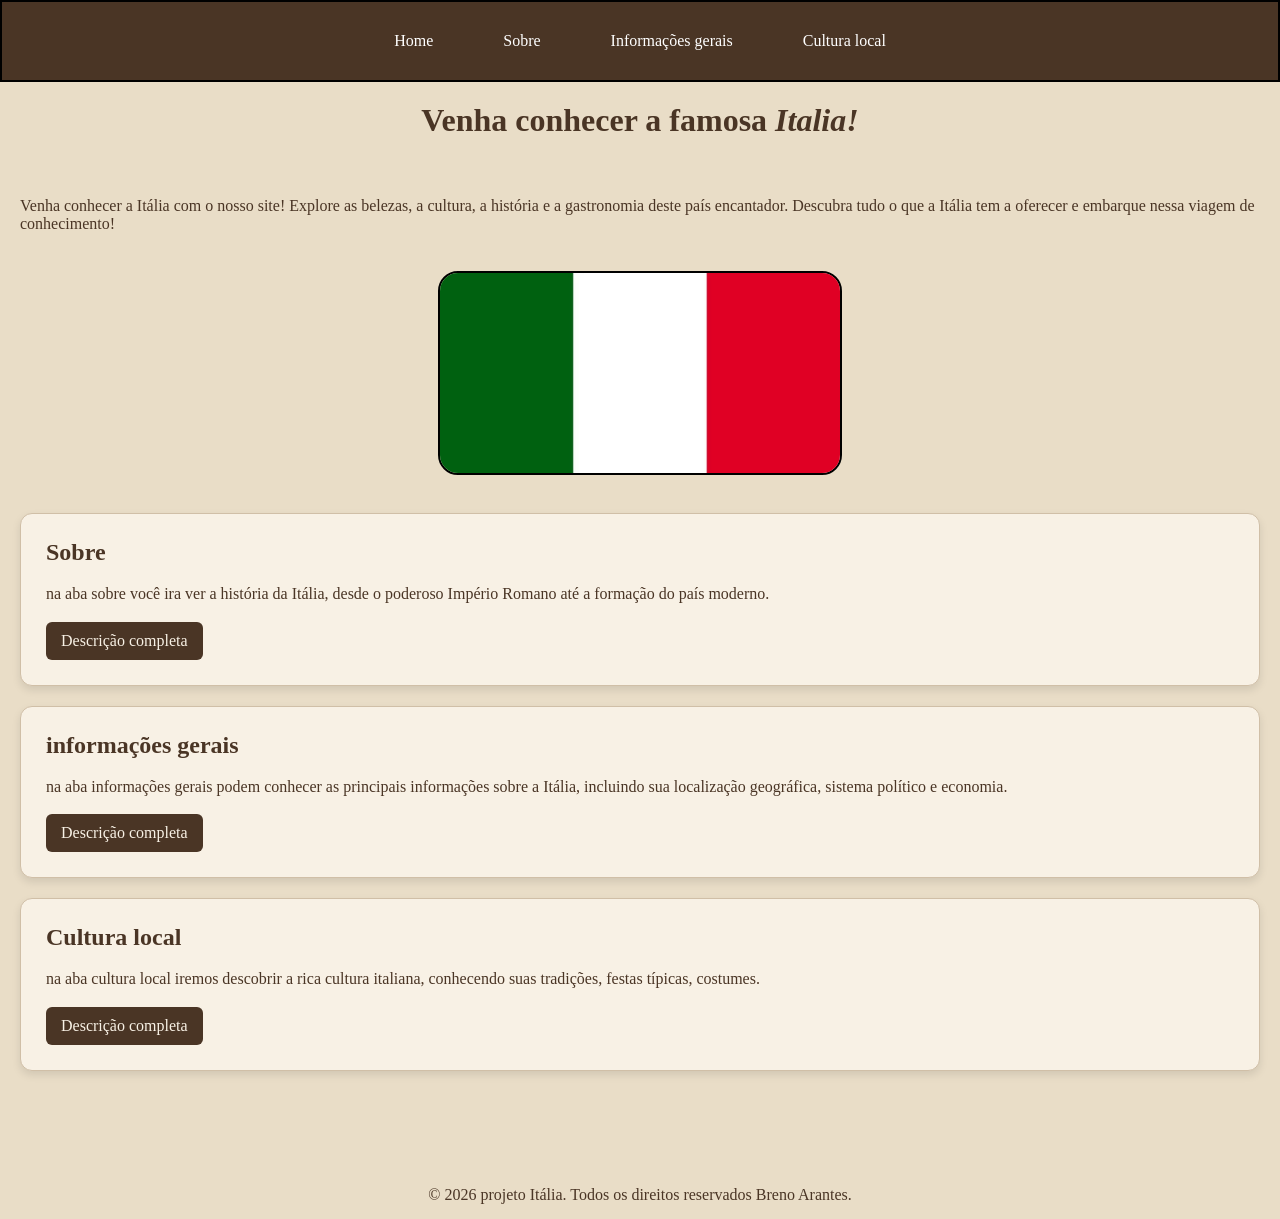
<file: index.html>
<!DOCTYPE html>
<html lang="pt-br">
<head>
    <meta charset="UTF-8">
    <meta name="viewport" content="width=device-width, initial-scale=1.0">
    <title>Home</title>
    <link rel="stylesheet" href="css/estilo.css">
</head>
<body>
    <header>
    <nav class="menu">
        <a href="index.html">Home</a>
        <a href="sobre.html">Sobre</a>
        <a href="informacoes.html">Informações gerais</a>
        <a href="cultura.html">Cultura local</a>
    </nav>
</header>

   <div class="venha"> 
   <h1>Venha conhecer a famosa <em>Italia!</em></h1>
   </div>
   <br>
    <div class="p_inicial">
   <p>Venha conhecer a Itália com o nosso site! Explore as belezas, a cultura, a história e a gastronomia deste país encantador. 
    Descubra tudo o que a Itália tem a oferecer e embarque nessa viagem de conhecimento!</p>
</div>
    <br>

    <img src="images/bandeira-italia.jpeg" alt="imagem-italia-bandeira" class="imagem-principal">

    <br>

  <div class="inicio">
    <h2> Sobre</h2>
     <p>  
        na aba sobre você ira ver a história da Itália, desde o poderoso Império Romano até a formação do país moderno. 
     </p>
       <details>
        <summary> Descrição completa</summary>
        <p>
            Descubra os acontecimentos, personagens e civilizações que marcaram sua trajetória e influenciaram o mundo.
        </p>
       </details>
  </div>
  <div class="inicio">
     <h2>informações gerais</h2>
     <p>
       na aba informações gerais podem conhecer as principais informações sobre a Itália, incluindo sua localização geográfica,
        sistema político e economia. 
     </p>
     <details>
        <summary> Descrição completa</summary>
        <p>
            Conheça também o PIB, a população, a moeda e outros dados
            importantes para entender melhor esse país europeu.
        </p>
       </details>
     
    </div>

     <div class="inicio">
        <h2>Cultura local</h2>
     <p>
       na aba cultura local iremos descobrir a rica cultura italiana, conhecendo suas tradições, 
        festas típicas, costumes. 
     </p>
     <details>
        <summary> Descrição completa</summary>
        <p>
            Explore as manifestações artísticas que tornam a Itália
            um país único e cheio de história.
        </p>
       </details>
    </div>


  <footer>
   <p>&copy; 2026 projeto Itália. Todos os direitos reservados Breno Arantes.</p>
  </footer>

</body>
</html>
</file>
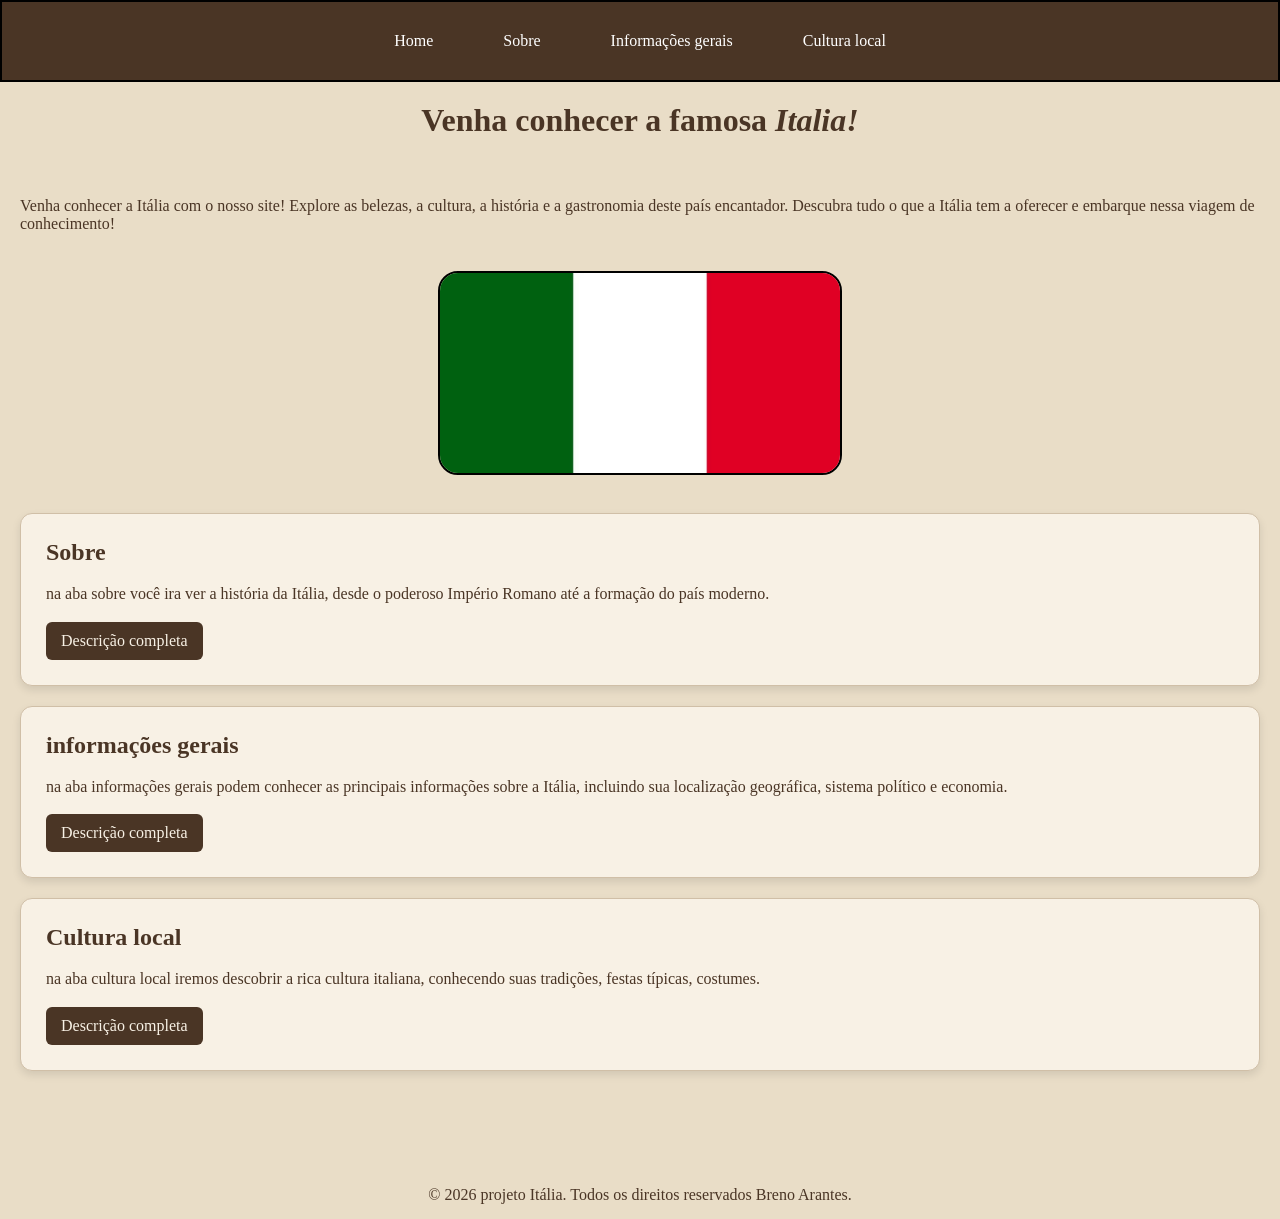
<file: italia projeto/index.html>
<!DOCTYPE html>
<html lang="pt-br">
<head>
    <meta charset="UTF-8">
    <meta name="viewport" content="width=device-width, initial-scale=1.0">
    <title>Home</title>
    <link rel="stylesheet" href="css/estilo.css">
</head>
<body>
    <header>
    <nav class="menu">
        <a href="index.html">Home</a>
        <a href="">Sobre</a>
        <a href="">Informações gerais</a>
        <a href="">Cultura local</a>
    </nav>
</header>

   <div class="venha"> 
   <h1>Venha conhecer a famosa <em>Italia!</em></h1>
   </div>
   <br>
    <div class="p_inicial">
   <p>Venha conhecer a Itália com o nosso site! Explore as belezas, a cultura, a história e a gastronomia deste país encantador. 
    Descubra tudo o que a Itália tem a oferecer e embarque nessa viagem de conhecimento!</p>
</div>
    <br>

    <img src="images/bandeira-italia.jpeg" alt="imagem-italia-bandeira" class="imagem-principal">

    <br>

  <div class="inicio">
    <h2> Sobre</h2>
     <p>  
        na aba sobre você ira ver a história da Itália, desde o poderoso Império Romano até a formação do país moderno. 
     </p>
       <details>
        <summary> Descrição completa</summary>
        <p>
            Descubra os acontecimentos, personagens e civilizações que marcaram sua trajetória e influenciaram o mundo.
        </p>
       </details>
  </div>
  <div class="inicio">
     <h2>informações gerais</h2>
     <p>
       na aba informações gerais podem conhecer as principais informações sobre a Itália, incluindo sua localização geográfica,
        sistema político e economia. 
     </p>
     <details>
        <summary> Descrição completa</summary>
        <p>
            Conheça também o PIB, a população, a moeda e outros dados
            importantes para entender melhor esse país europeu.
        </p>
       </details>
     
    </div>

     <div class="inicio">
        <h2>Cultura local</h2>
     <p>
       na aba cultura local iremos descobrir a rica cultura italiana, conhecendo suas tradições, 
        festas típicas, costumes. 
     </p>
     <details>
        <summary> Descrição completa</summary>
        <p>
            Explore as manifestações artísticas que tornam a Itália
            um país único e cheio de história.
        </p>
       </details>
    </div>


<footer>
<p>&copy; 2026 projeto Itália. Todos os direitos reservados Breno Arantes.</p>
</footer>

</body>
</html>
</file>
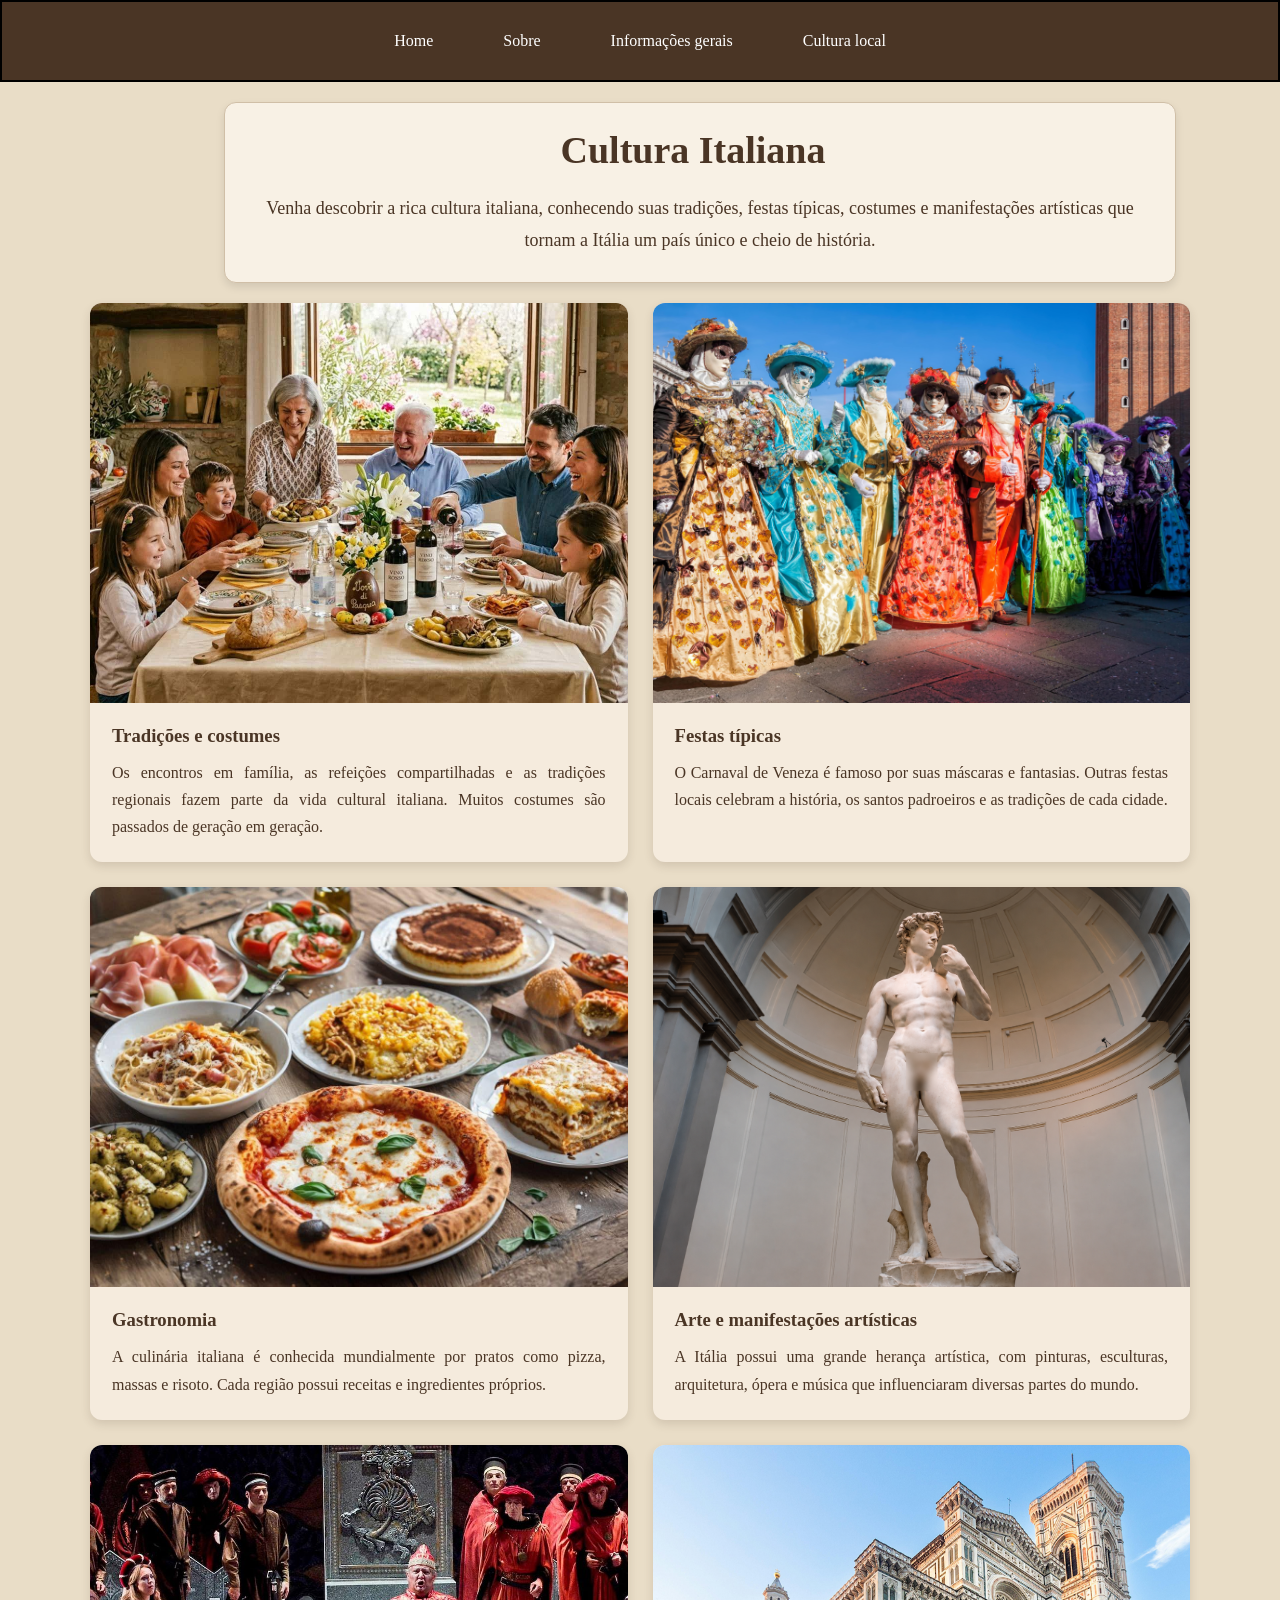
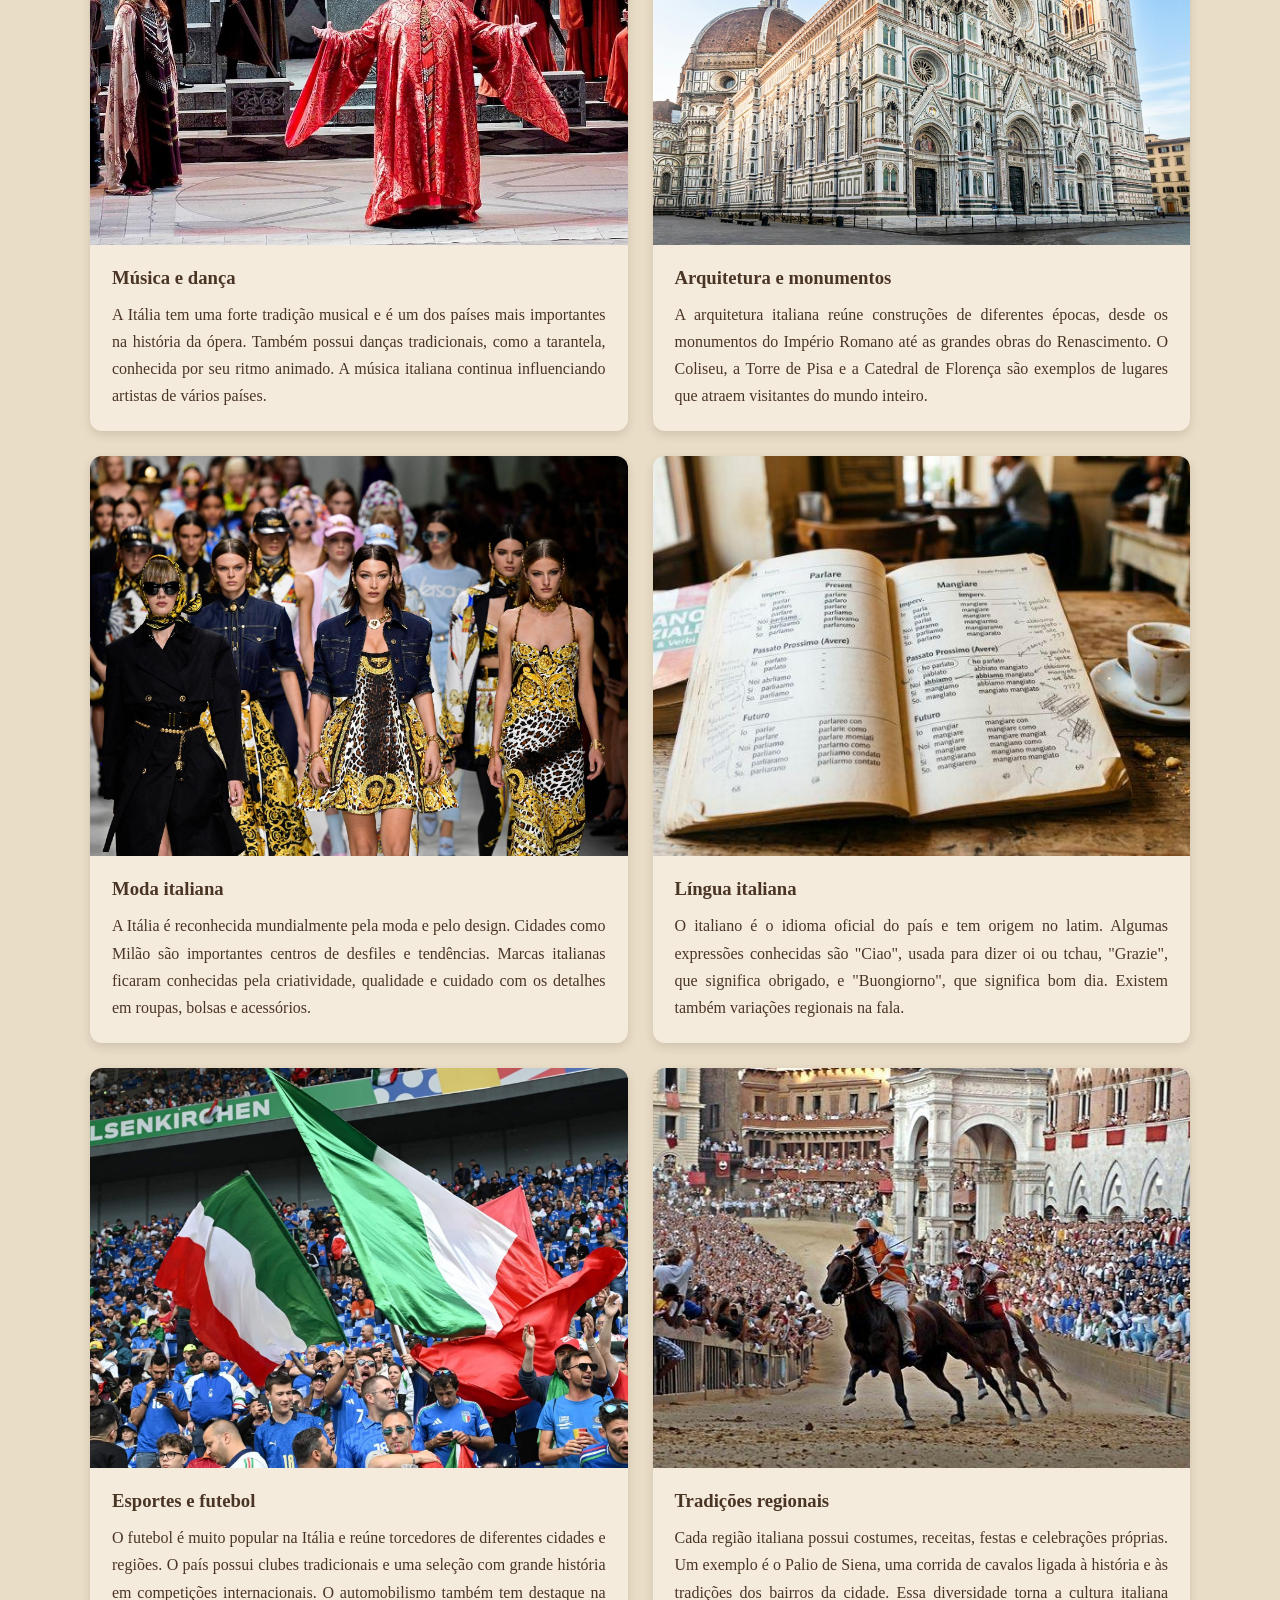
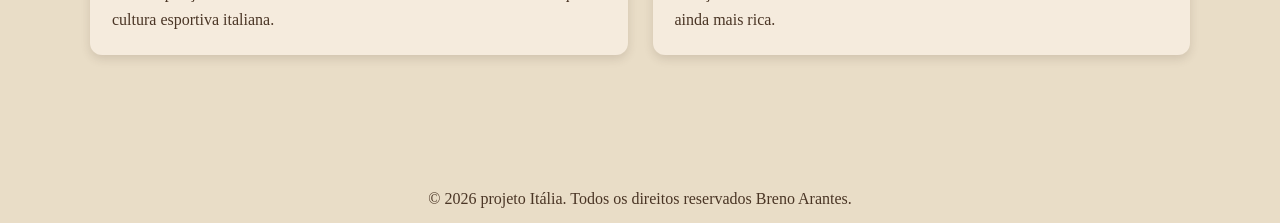
<file: cultura.html>
<!DOCTYPE html>
<html lang="pt-br">
<head>
    <meta charset="UTF-8">
    <meta name="viewport" content="width=device-width, initial-scale=1.0">
    <title>Cultura local</title>
    <link rel="stylesheet" href="css/cultura.css">
</head>
<body>
    <header>
        <nav class="menu">
            <a href="index.html">Home</a>
            <a href="sobre.html">Sobre</a>
            <a href="informacoes.html">Informações gerais</a>
            <a href="cultura.html">Cultura local</a>
        </nav>
    </header>
 <div class="introducao">
            <h1>Cultura Italiana</h1>
            <p>
                Venha descobrir a rica cultura italiana, conhecendo suas
                tradições, festas típicas, costumes e manifestações
                artísticas que tornam a Itália um país único e cheio de história.
            </p>
        </div>

        <div class="conteudos">
            

            <div class="grade-cultura">

                <div class="cartao">
                    <img src="images/familia.jpeg" alt="Tradições italianas">
                    <div class="texto-cartao">
                        <h3>Tradições e costumes</h3>
                        <p>
                            Os encontros em família, as refeições compartilhadas
                            e as tradições regionais fazem parte da vida cultural
                            italiana. Muitos costumes são passados de geração em geração.
                        </p>
                    </div>
                </div>

                <div class="cartao">
                    <img src="images/carnaval.jpeg" alt="Carnaval de Veneza">
                    <div class="texto-cartao">
                        <h3>Festas típicas</h3>
                        <p>
                            O Carnaval de Veneza é famoso por suas máscaras e
                            fantasias. Outras festas locais celebram a história,
                            os santos padroeiros e as tradições de cada cidade.
                        </p>
                    </div>
                </div>

                <div class="cartao">
                    <img src="images/comidas.jpeg" alt="Comidas típicas italianas">
                    <div class="texto-cartao">
                        <h3>Gastronomia</h3>
                        <p>
                            A culinária italiana é conhecida mundialmente por
                            pratos como pizza, massas e risoto. Cada região
                            possui receitas e ingredientes próprios.
                        </p>
                    </div>
                </div>

                <div class="cartao">
                    <img src="images/estatua.png" alt="Obra de arte renascentista">
                    <div class="texto-cartao">
                        <h3>Arte e manifestações artísticas</h3>
                        <p>
                            A Itália possui uma grande herança artística,
                            com pinturas, esculturas, arquitetura, ópera e
                            música que influenciaram diversas partes do mundo.
                        </p>
                    </div>
                </div>
               <div class="cartao">
                   <img src="images/musica.jpeg" alt="Apresentação de ópera italiana">
                   <div class="texto-cartao">
                       <h3>Música e dança</h3>
                       <p>
                           A Itália tem uma forte tradição musical e é um dos países
                           mais importantes na história da ópera. Também possui danças
                           tradicionais, como a tarantela, conhecida por seu ritmo animado.
                           A música italiana continua influenciando artistas de vários países.
                       </p>
                   </div>
               </div>
               
               <div class="cartao">
                   <img src="images/arquitetura.jpeg" alt="Arquitetura histórica italiana">
                   <div class="texto-cartao">
                       <h3>Arquitetura e monumentos</h3>
                       <p>
                           A arquitetura italiana reúne construções de diferentes épocas,
                           desde os monumentos do Império Romano até as grandes obras do
                           Renascimento. O Coliseu, a Torre de Pisa e a Catedral de Florença
                           são exemplos de lugares que atraem visitantes do mundo inteiro.
                       </p>
                   </div>
               </div>
               
               <div class="cartao">
                   <img src="images/moda.jpeg" alt="Desfile de moda italiana">
                   <div class="texto-cartao">
                       <h3>Moda italiana</h3>
                       <p>
                           A Itália é reconhecida mundialmente pela moda e pelo design.
                           Cidades como Milão são importantes centros de desfiles e tendências.
                           Marcas italianas ficaram conhecidas pela criatividade, qualidade
                           e cuidado com os detalhes em roupas, bolsas e acessórios.
                       </p>
                   </div>
               </div>
               
               <div class="cartao">
                   <img src="images/idioma.jpeg" alt="Livro escrito em italiano">
                   <div class="texto-cartao">
                       <h3>Língua italiana</h3>
                       <p>
                           O italiano é o idioma oficial do país e tem origem no latim.
                           Algumas expressões conhecidas são "Ciao", usada para dizer oi
                           ou tchau, "Grazie", que significa obrigado, e "Buongiorno",
                           que significa bom dia. Existem também variações regionais na fala.
                       </p>
                   </div>
               </div>
               
               <div class="cartao">
                   <img src="images/esportes.jpeg" alt="Torcida de futebol italiana">
                   <div class="texto-cartao">
                       <h3>Esportes e futebol</h3>
                       <p>
                           O futebol é muito popular na Itália e reúne torcedores de
                           diferentes cidades e regiões. O país possui clubes tradicionais
                           e uma seleção com grande história em competições internacionais.
                           O automobilismo também tem destaque na cultura esportiva italiana.
                       </p>
                   </div>
               </div>
               
               <div class="cartao">
                   <img src="images/praticas.jpeg" alt="Festa tradicional em uma cidade italiana">
                   <div class="texto-cartao">
                       <h3>Tradições regionais</h3>
                       <p>
                           Cada região italiana possui costumes, receitas, festas e
                           celebrações próprias. Um exemplo é o Palio de Siena, uma corrida
                           de cavalos ligada à história e às tradições dos bairros da cidade.
                           Essa diversidade torna a cultura italiana ainda mais rica.
                       </p>
                   </div>
               </div>
            </div>
        </div>
    <footer>
        <p>&copy; 2026 projeto Itália. Todos os direitos reservados Breno Arantes.</p>
    </footer>
</body>
</html>
</file>
<file: css/estilo.css>
* {
    padding: 0;
    margin: 0;
}
body {
    background-color: #E9DDC7;
    color: #4A3525;
}

header{
    padding-bottom: 20px;
    margin: auto;
    background-color: #4A3525;
    color: #F5EBDD;
    border: 2px solid black;
}
.venha{
    justify-content: center;
    display: flex;
    padding: 20px;
   
}
.p_inicial{
    justify-content: center;
    display: flex;
    padding: 20px;
}

.menu{
    padding-top: 20px;
    display: flex;
    justify-content: center;
    gap: 30px; /*/espaçamento /*/
}
.menu a {
    text-decoration: none;
    color: white;
    
    padding: 10px 20px;
    border-radius: 8px;
    transition: 0.3s;
}


.menu a:hover {
    
    color: rgb(250, 250, 235);
    transform: scale(1.50);
}
.imagem-principal{
    border-radius: 20px;
    border: 2px solid black;
    height: 200px;
    width: 400px;
    display: block;
    margin: 0 auto;
}

.inicio{
    background-color: #F8F1E5;
    color: #4A3525;
    padding: 25px;
    margin: 20px;
    border: 1px solid #D0BFA7;
    border-radius: 12px;
    box-shadow: 0 4px 8px rgba(0, 0, 0, 0.1);
}

.inicio h2{
    margin-bottom: 15px;
}
.inicio p {
    line-height: 1.6;
}

.inicio details{
    margin-top: 15px;
    
}

.inicio summary {
    display: inline-block;
    background-color: #4A3525;
    color: #F8F1E5;
    padding: 10px 15px;
    border-radius: 6px;
    cursor: pointer;
    transition: 0.3s;
    
}

.inicio summary:hover {
    background-color: #6B3E2E;
    transform: scale(1.10);
}

.inicio details p {
    margin-top: 15px;
    
}

footer {
    margin-top: 100px;
    text-align: center;
    padding: 15px;
}
</file>
<file: italia projeto/css/estilo.css>
* {
    padding: 0;
    margin: 0;
}
body {
    background-color: #E9DDC7;
    color: #4A3525;
}

header{
    padding-bottom: 20px;
    margin: auto;
    background-color: #4A3525;
    color: #F5EBDD;
    border: 2px solid black;
}
.venha{
    justify-content: center;
    display: flex;
    padding: 20px;
   
}
.p_inicial{
    justify-content: center;
    display: flex;
    padding: 20px;
}

.menu{
    padding-top: 20px;
    display: flex;
    justify-content: center;
    gap: 30px; /*/espaçamento /*/
}
.menu a {
    text-decoration: none;
    color: white;
    
    padding: 10px 20px;
    border-radius: 8px;
    transition: 0.3s;
}

/* Efeito ao passar o mouse */
.menu a:hover {
    
    color: rgb(250, 250, 235);
    transform: scale(1.50);
}
.imagem-principal{
    border-radius: 20px;
    border: 2px solid black;
    height: 200px;
    width: 400px;
    display: block;
    margin: 0 auto;
}

.inicio{
    background-color: #F8F1E5;
    color: #4A3525;
    padding: 25px;
    margin: 20px;
    border: 1px solid #D0BFA7;
    border-radius: 12px;
    box-shadow: 0 4px 8px rgba(0, 0, 0, 0.1);
}

.inicio h2{
    margin-bottom: 15px;
}
.inicio p {
    line-height: 1.6;
}

.inicio details{
    margin-top: 15px;
    
}

.inicio summary {
    display: inline-block;
    background-color: #4A3525;
    color: #F8F1E5;
    padding: 10px 15px;
    border-radius: 6px;
    cursor: pointer;
    transition: 0.3s;
    
}

.inicio summary:hover {
    background-color: #6B3E2E;
    transform: scale(1.10);
}

.inicio details p {
    margin-top: 15px;
    
}

footer {
    margin-top: 100px;
    text-align: center;
    padding: 15px;
}
</file>
<file: css/cultura.css>
* {
    padding: 0;
    margin: 0;
}
body {
    background-color: #E9DDC7;
    color: #4A3525;
}

header{
    padding-bottom: 20px;
    margin: auto;
    background-color: #4A3525;
    color: #F5EBDD;
    border: 2px solid black;
}
.menu{
    padding-top: 20px;
    display: flex;
    justify-content: center;
    gap: 30px; 
}
.menu a {
    text-decoration: none;
    color: white;
    
    padding: 10px 20px;
    border-radius: 8px;
    transition: 0.3s;
}


.menu a:hover {
    
    color: rgb(250, 250, 235);
    transform: scale(1.50);
}

.introducao {
     background-color: #F8F1E5;
    color: #4A3525;
    padding: 25px;
    margin-top: 20px;
    border: 1px solid #D0BFA7;
    border-radius: 12px;
    box-shadow: 0 4px 8px rgba(0, 0, 0, 0.1);
    justify-content: center;
    text-align: center;
    max-width: 900px;
   margin-left: 14rem;
    
}

.introducao h1 {
    margin-left: -14px;
    font-size: 38px;
    margin-bottom: 20px;
}

.introducao p {
    font-size: 18px;
    line-height: 1.8;
}


.conteudos {
    max-width: 1100px;
    margin: auto;
    padding: 20px;
}

.conteudos h2 {
    text-align: center;
    margin-bottom: 30px;
}


.grade-cultura {
    display: grid;
    grid-template-columns: repeat(2, 1fr);
    gap: 25px;
}


.cartao {
    background-color: #F5EBDD;
    border-radius: 12px;
    overflow: hidden;
    box-shadow: 0 4px 10px rgba(74, 53, 37, 0.15);
    transition: transform 0.3s;
}

.cartao:hover {
    transform: translateY(-5px);
}

.cartao img {
    width: 100%;
    height: 400px;
    object-fit: cover;
    display: block;
}

.texto-cartao {
    padding: 22px;
}

.texto-cartao h3 {
    margin-bottom: 12px;
}

.texto-cartao p {
    font-size: 16px;
    line-height: 1.7;
    text-align: justify;
}

footer {
    margin-top: 100px;
    text-align: center;
    padding: 15px;
}
</file>
